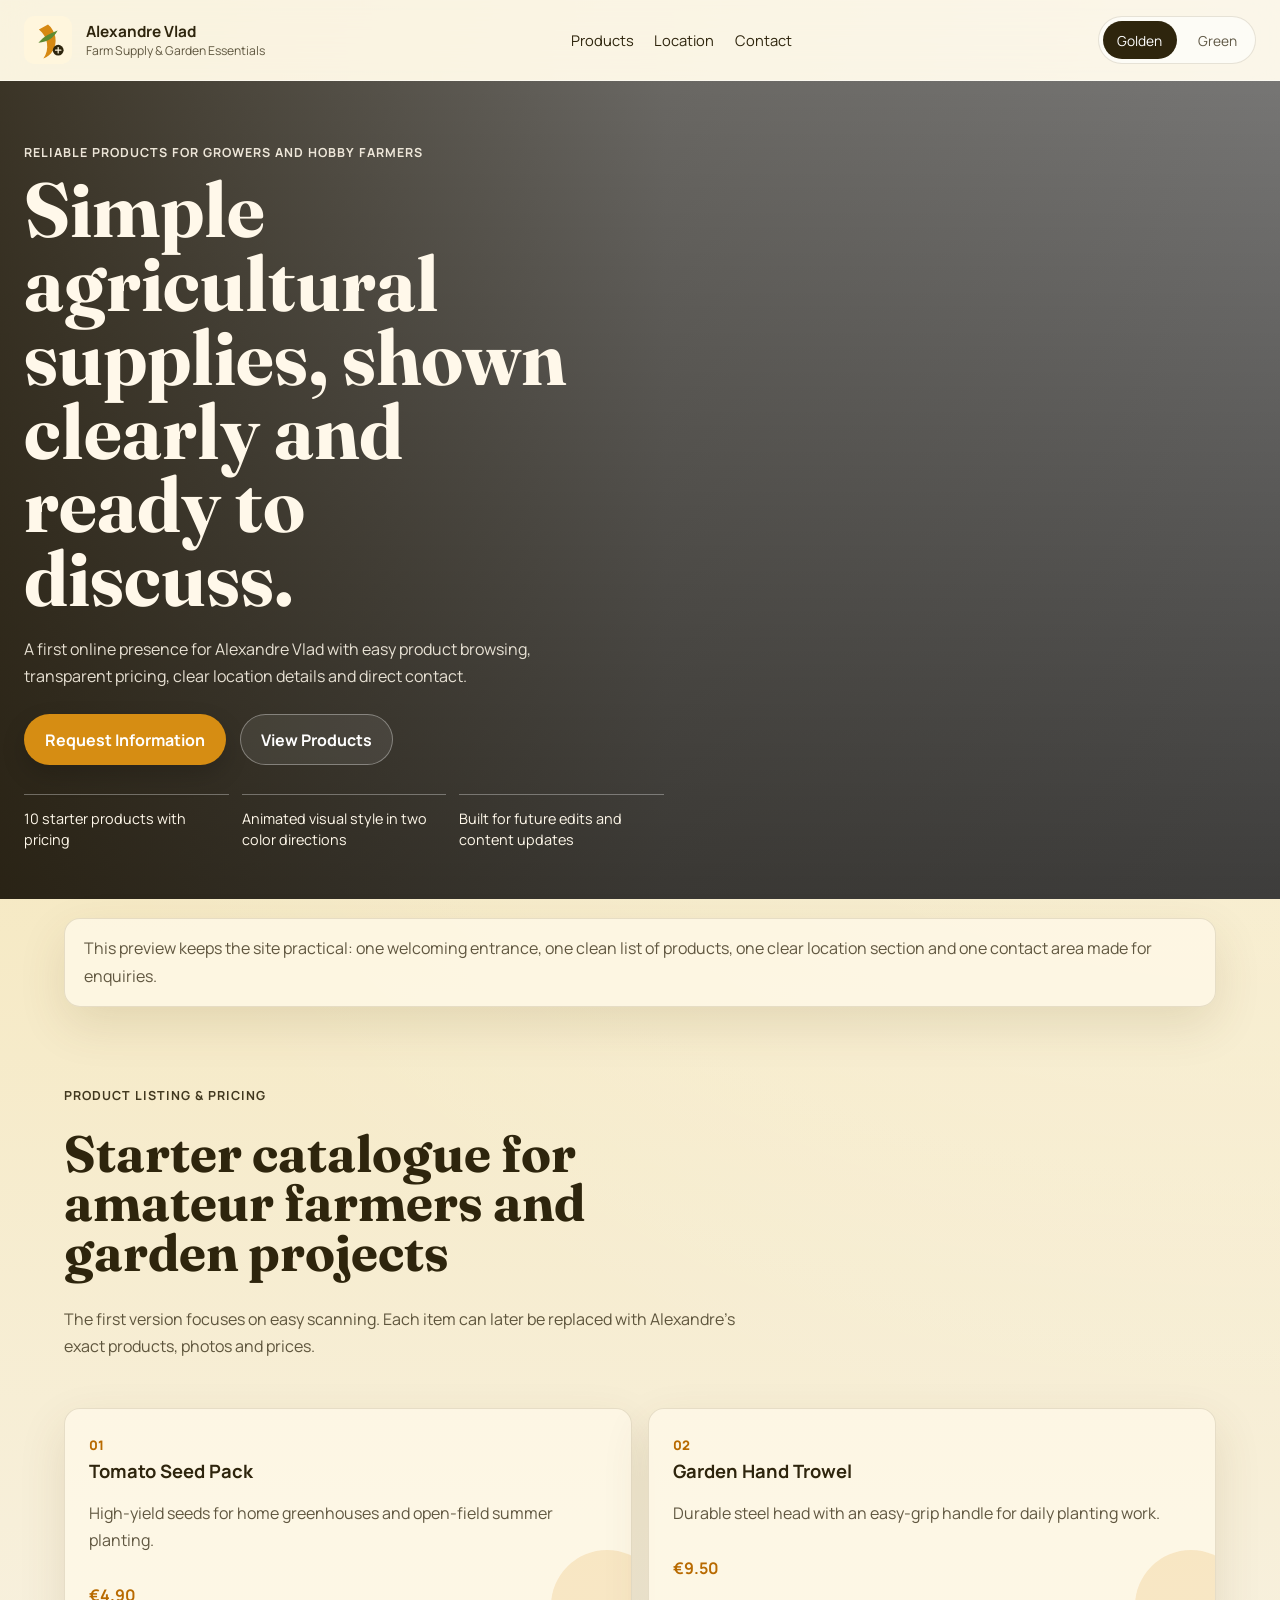
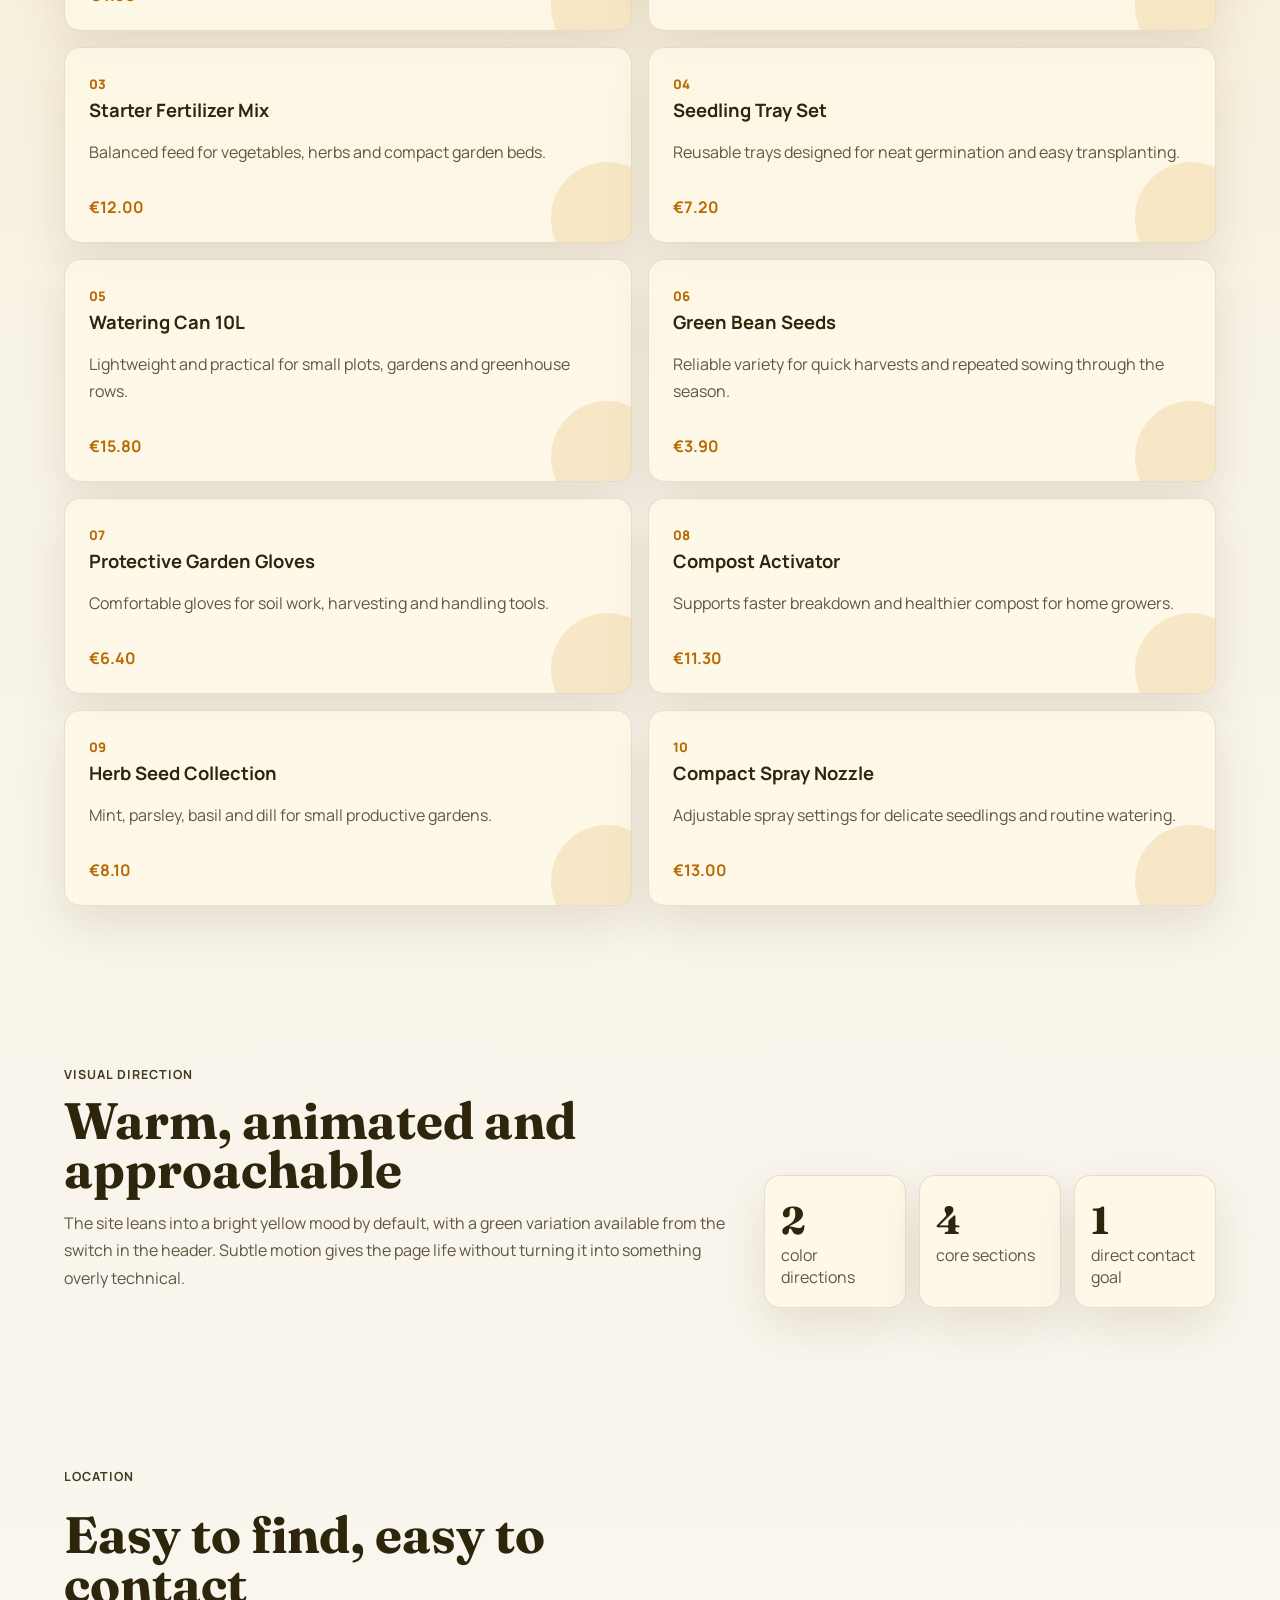
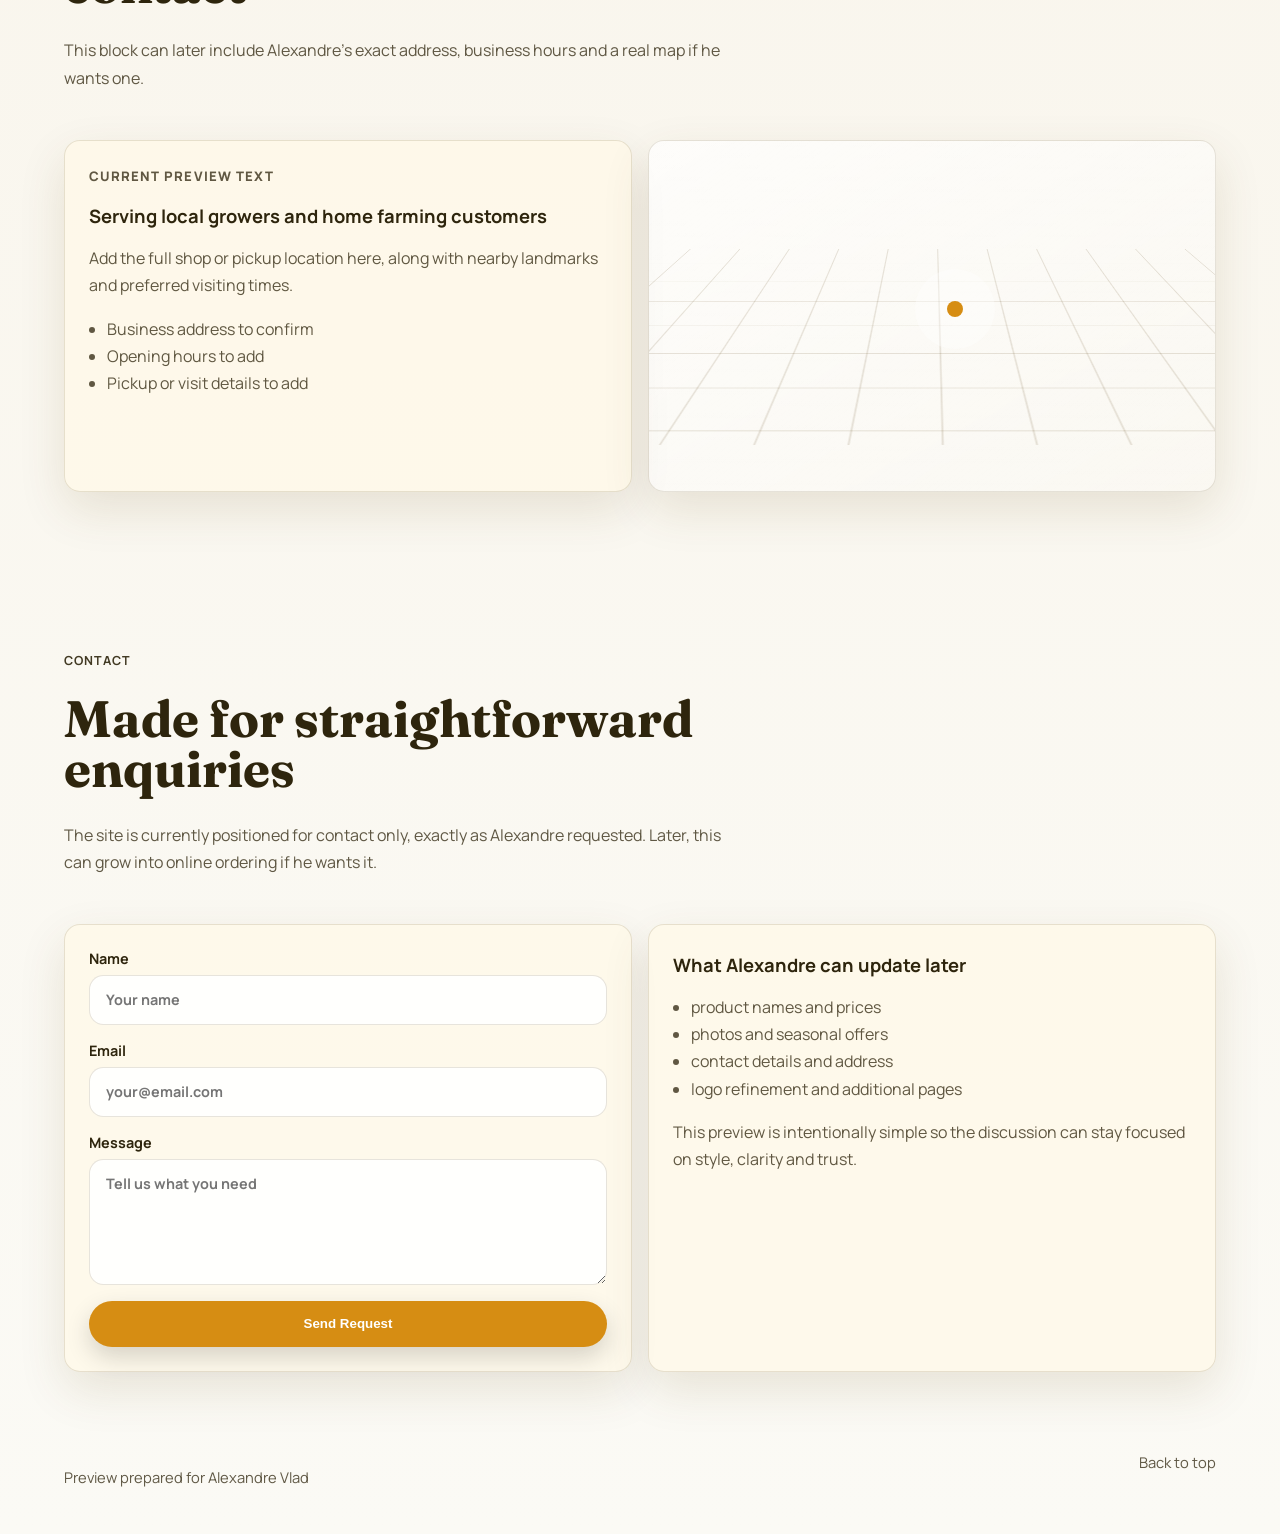
<file: alexandre-vlad/index.html>
<!DOCTYPE html>
<html lang="en">
  <head>
    <meta charset="UTF-8" />
    <meta name="viewport" content="width=device-width, initial-scale=1.0" />
    <title>Alexandre Vlad | Farm Supply & Garden Products</title>
    <meta
      name="description"
      content="Agricultural products and practical garden items for amateur farmers, with clear pricing and direct contact."
    />
    <link rel="icon" href="./assets/logo-mark.svg" type="image/svg+xml" />
    <link rel="preconnect" href="https://fonts.googleapis.com" />
    <link rel="preconnect" href="https://fonts.gstatic.com" crossorigin />
    <link
      href="https://fonts.googleapis.com/css2?family=Manrope:wght@400;500;600;700;800&family=Fraunces:wght@500;600;700&display=swap"
      rel="stylesheet"
    />
    <link rel="stylesheet" href="./styles.css" />
  </head>
  <body data-theme="yellow">
    <header class="site-header">
      <a class="brand" href="#top" aria-label="Alexandre Vlad home">
        <img src="./assets/logo-mark.svg" alt="" />
        <span>
          <strong>Alexandre Vlad</strong>
          <small>Farm Supply & Garden Essentials</small>
        </span>
      </a>

      <nav class="main-nav" aria-label="Main navigation">
        <a href="#products">Products</a>
        <a href="#location">Location</a>
        <a href="#contact">Contact</a>
      </nav>

      <div class="theme-switch" aria-label="Choose a visual direction">
        <button class="theme-option is-active" data-theme-choice="yellow" type="button">
          Golden
        </button>
        <button class="theme-option" data-theme-choice="green" type="button">
          Green
        </button>
      </div>
    </header>

    <main id="top">
      <section class="hero">
        <div class="hero-media">
          <img
            src="[data-uri]"
            alt="Fresh vegetables, seeds and garden tools displayed on a rural market stand."
          />
        </div>
        <div class="hero-overlay"></div>
        <div class="hero-content">
          <p class="eyebrow">Reliable products for growers and hobby farmers</p>
          <h1>Simple agricultural supplies, shown clearly and ready to discuss.</h1>
          <p class="hero-copy">
            A first online presence for Alexandre Vlad with easy product browsing, transparent
            pricing, clear location details and direct contact.
          </p>
          <div class="hero-actions">
            <a class="button primary" href="#contact">Request Information</a>
            <a class="button secondary" href="#products">View Products</a>
          </div>
          <ul class="hero-points" aria-label="Highlights">
            <li>10 starter products with pricing</li>
            <li>Animated visual style in two color directions</li>
            <li>Built for future edits and content updates</li>
          </ul>
        </div>
      </section>

      <section class="intro-band">
        <p>
          This preview keeps the site practical: one welcoming entrance, one clean list of products,
          one clear location section and one contact area made for enquiries.
        </p>
      </section>

      <section class="section section-products" id="products">
        <div class="section-heading">
          <p class="eyebrow">Product Listing & Pricing</p>
          <h2>Starter catalogue for amateur farmers and garden projects</h2>
          <p>
            The first version focuses on easy scanning. Each item can later be replaced with
            Alexandre's exact products, photos and prices.
          </p>
        </div>

        <div class="product-grid">
          <article class="product-card">
            <span class="product-index">01</span>
            <h3>Tomato Seed Pack</h3>
            <p>High-yield seeds for home greenhouses and open-field summer planting.</p>
            <strong>€4.90</strong>
          </article>
          <article class="product-card">
            <span class="product-index">02</span>
            <h3>Garden Hand Trowel</h3>
            <p>Durable steel head with an easy-grip handle for daily planting work.</p>
            <strong>€9.50</strong>
          </article>
          <article class="product-card">
            <span class="product-index">03</span>
            <h3>Starter Fertilizer Mix</h3>
            <p>Balanced feed for vegetables, herbs and compact garden beds.</p>
            <strong>€12.00</strong>
          </article>
          <article class="product-card">
            <span class="product-index">04</span>
            <h3>Seedling Tray Set</h3>
            <p>Reusable trays designed for neat germination and easy transplanting.</p>
            <strong>€7.20</strong>
          </article>
          <article class="product-card">
            <span class="product-index">05</span>
            <h3>Watering Can 10L</h3>
            <p>Lightweight and practical for small plots, gardens and greenhouse rows.</p>
            <strong>€15.80</strong>
          </article>
          <article class="product-card">
            <span class="product-index">06</span>
            <h3>Green Bean Seeds</h3>
            <p>Reliable variety for quick harvests and repeated sowing through the season.</p>
            <strong>€3.90</strong>
          </article>
          <article class="product-card">
            <span class="product-index">07</span>
            <h3>Protective Garden Gloves</h3>
            <p>Comfortable gloves for soil work, harvesting and handling tools.</p>
            <strong>€6.40</strong>
          </article>
          <article class="product-card">
            <span class="product-index">08</span>
            <h3>Compost Activator</h3>
            <p>Supports faster breakdown and healthier compost for home growers.</p>
            <strong>€11.30</strong>
          </article>
          <article class="product-card">
            <span class="product-index">09</span>
            <h3>Herb Seed Collection</h3>
            <p>Mint, parsley, basil and dill for small productive gardens.</p>
            <strong>€8.10</strong>
          </article>
          <article class="product-card">
            <span class="product-index">10</span>
            <h3>Compact Spray Nozzle</h3>
            <p>Adjustable spray settings for delicate seedlings and routine watering.</p>
            <strong>€13.00</strong>
          </article>
        </div>
      </section>

      <section class="section story-strip">
        <div class="story-copy">
          <p class="eyebrow">Visual Direction</p>
          <h2>Warm, animated and approachable</h2>
          <p>
            The site leans into a bright yellow mood by default, with a green variation available
            from the switch in the header. Subtle motion gives the page life without turning it into
            something overly technical.
          </p>
        </div>
        <div class="story-metrics" aria-label="Project highlights">
          <div>
            <strong>2</strong>
            <span>color directions</span>
          </div>
          <div>
            <strong>4</strong>
            <span>core sections</span>
          </div>
          <div>
            <strong>1</strong>
            <span>direct contact goal</span>
          </div>
        </div>
      </section>

      <section class="section location-section" id="location">
        <div class="section-heading">
          <p class="eyebrow">Location</p>
          <h2>Easy to find, easy to contact</h2>
          <p>
            This block can later include Alexandre's exact address, business hours and a real map if
            he wants one.
          </p>
        </div>

        <div class="location-layout">
          <div class="location-panel">
            <p class="location-label">Current preview text</p>
            <h3>Serving local growers and home farming customers</h3>
            <p>
              Add the full shop or pickup location here, along with nearby landmarks and preferred
              visiting times.
            </p>
            <ul>
              <li>Business address to confirm</li>
              <li>Opening hours to add</li>
              <li>Pickup or visit details to add</li>
            </ul>
          </div>
          <div class="map-panel" aria-hidden="true">
            <div class="map-grid"></div>
            <div class="map-pin">
              <span></span>
            </div>
          </div>
        </div>
      </section>

      <section class="section contact-section" id="contact">
        <div class="section-heading">
          <p class="eyebrow">Contact</p>
          <h2>Made for straightforward enquiries</h2>
          <p>
            The site is currently positioned for contact only, exactly as Alexandre requested.
            Later, this can grow into online ordering if he wants it.
          </p>
        </div>

        <div class="contact-layout">
          <form class="contact-form">
            <label>
              Name
              <input type="text" name="name" placeholder="Your name" />
            </label>
            <label>
              Email
              <input type="email" name="email" placeholder="your@email.com" />
            </label>
            <label>
              Message
              <textarea name="message" rows="5" placeholder="Tell us what you need"></textarea>
            </label>
            <button class="button primary" type="button">Send Request</button>
          </form>

          <aside class="contact-details">
            <h3>What Alexandre can update later</h3>
            <ul>
              <li>product names and prices</li>
              <li>photos and seasonal offers</li>
              <li>contact details and address</li>
              <li>logo refinement and additional pages</li>
            </ul>
            <p class="contact-note">
              This preview is intentionally simple so the discussion can stay focused on style,
              clarity and trust.
            </p>
          </aside>
        </div>
      </section>
    </main>

    <footer class="site-footer">
      <p>Preview prepared for Alexandre Vlad</p>
      <a href="#top">Back to top</a>
    </footer>

    <script src="./script.js"></script>
  </body>
</html>
</file>
<file: alexandre-vlad/styles.css>
:root {
  --bg: #f4e2a8;
  --bg-soft: rgba(255, 248, 226, 0.86);
  --surface: rgba(255, 249, 232, 0.78);
  --line: rgba(89, 63, 14, 0.14);
  --text: #2e250d;
  --muted: rgba(46, 37, 13, 0.76);
  --accent: #d68d13;
  --accent-strong: #b86a00;
  --accent-soft: rgba(214, 141, 19, 0.16);
  --shadow: 0 18px 48px rgba(92, 63, 8, 0.12);
}

body[data-theme="green"] {
  --bg: #dfe8c9;
  --bg-soft: rgba(244, 249, 235, 0.9);
  --surface: rgba(244, 250, 238, 0.76);
  --line: rgba(48, 81, 30, 0.14);
  --text: #20301b;
  --muted: rgba(32, 48, 27, 0.78);
  --accent: #5e8b32;
  --accent-strong: #3f6820;
  --accent-soft: rgba(94, 139, 50, 0.16);
  --shadow: 0 18px 48px rgba(42, 73, 24, 0.14);
}

* {
  box-sizing: border-box;
}

html {
  scroll-behavior: smooth;
}

body {
  margin: 0;
  font-family: "Manrope", "Trebuchet MS", sans-serif;
  color: var(--text);
  background:
    radial-gradient(circle at top right, rgba(255, 255, 255, 0.5), transparent 30%),
    linear-gradient(180deg, var(--bg) 0%, #f8f3e8 42%, #fbfaf5 100%);
  min-height: 100vh;
  overflow-x: hidden;
}

body::before {
  content: "";
  position: fixed;
  inset: 0;
  background-image:
    linear-gradient(rgba(255, 255, 255, 0.12) 1px, transparent 1px),
    linear-gradient(90deg, rgba(255, 255, 255, 0.12) 1px, transparent 1px);
  background-size: 72px 72px;
  opacity: 0.45;
  pointer-events: none;
  mask-image: linear-gradient(180deg, rgba(0, 0, 0, 0.7), transparent 85%);
}

img {
  display: block;
  max-width: 100%;
}

a {
  color: inherit;
  text-decoration: none;
}

.site-header,
.section,
.intro-band,
.site-footer {
  position: relative;
  z-index: 1;
}

.site-header {
  position: sticky;
  top: 0;
  display: flex;
  align-items: center;
  justify-content: space-between;
  gap: 1.5rem;
  padding: 1rem 1.5rem;
  backdrop-filter: blur(18px);
  background: rgba(251, 248, 241, 0.72);
  border-bottom: 1px solid rgba(255, 255, 255, 0.4);
}

.brand {
  display: inline-flex;
  align-items: center;
  gap: 0.85rem;
  min-width: 0;
}

.brand img {
  width: 3rem;
  height: 3rem;
  flex: 0 0 auto;
}

.brand span {
  display: flex;
  flex-direction: column;
  min-width: 0;
}

.brand strong {
  font-size: 0.96rem;
}

.brand small {
  color: var(--muted);
  font-size: 0.76rem;
}

.main-nav {
  display: flex;
  gap: 1.3rem;
  font-size: 0.92rem;
}

.main-nav a,
.theme-option,
.button {
  transition:
    color 180ms ease,
    background-color 180ms ease,
    transform 180ms ease,
    border-color 180ms ease,
    box-shadow 180ms ease;
}

.main-nav a:hover,
.main-nav a:focus-visible {
  color: var(--accent-strong);
}

.theme-switch {
  display: inline-flex;
  gap: 0.4rem;
  padding: 0.25rem;
  border-radius: 999px;
  background: rgba(255, 255, 255, 0.6);
  border: 1px solid var(--line);
}

.theme-option {
  border: 0;
  border-radius: 999px;
  padding: 0.6rem 0.9rem;
  background: transparent;
  color: var(--muted);
  font: inherit;
  font-size: 0.86rem;
  cursor: pointer;
}

.theme-option.is-active {
  background: var(--text);
  color: #fff;
}

.hero {
  position: relative;
  min-height: calc(100svh - 82px);
  display: flex;
  align-items: flex-end;
  overflow: clip;
}

.hero-media,
.hero-overlay {
  position: absolute;
  inset: 0;
}

.hero-media img {
  width: 100%;
  height: 100%;
  object-fit: cover;
  transform: scale(1.05);
  animation: slow-pan 22s ease-in-out infinite alternate;
}

.hero-overlay {
  background:
    linear-gradient(90deg, rgba(33, 24, 5, 0.72) 0%, rgba(33, 24, 5, 0.22) 52%, rgba(33, 24, 5, 0.08) 100%),
    linear-gradient(180deg, rgba(0, 0, 0, 0.02), rgba(0, 0, 0, 0.5));
}

.hero-content {
  position: relative;
  z-index: 1;
  width: min(40rem, calc(100% - 3rem));
  margin: 0 0 3rem 1.5rem;
  color: #fff8ea;
  animation: rise-in 800ms ease-out both;
}

.eyebrow {
  margin: 0 0 0.8rem;
  text-transform: uppercase;
  letter-spacing: 0.08em;
  font-size: 0.78rem;
  font-weight: 700;
  opacity: 0.9;
}

.hero h1,
.section h2 {
  margin: 0;
  font-family: "Fraunces", Georgia, serif;
  line-height: 0.96;
  letter-spacing: 0;
}

.hero h1 {
  max-width: 11ch;
  font-size: clamp(3rem, 6vw, 5.8rem);
}

.hero-copy {
  max-width: 36rem;
  margin: 1.25rem 0 0;
  font-size: 1rem;
  line-height: 1.7;
  color: rgba(255, 248, 234, 0.88);
}

.hero-actions {
  display: flex;
  flex-wrap: wrap;
  gap: 0.9rem;
  margin-top: 1.5rem;
}

.button {
  display: inline-flex;
  align-items: center;
  justify-content: center;
  min-height: 2.9rem;
  padding: 0.85rem 1.25rem;
  border-radius: 999px;
  border: 1px solid transparent;
  font-weight: 700;
  cursor: pointer;
}

.button.primary {
  background: var(--accent);
  color: white;
  box-shadow: 0 10px 24px rgba(0, 0, 0, 0.16);
}

.button.primary:hover,
.button.primary:focus-visible {
  transform: translateY(-1px);
  background: var(--accent-strong);
}

.button.secondary {
  border-color: rgba(255, 255, 255, 0.34);
  color: #fff;
  background: rgba(255, 255, 255, 0.08);
}

.button.secondary:hover,
.button.secondary:focus-visible {
  transform: translateY(-1px);
  background: rgba(255, 255, 255, 0.16);
}

.hero-points {
  display: grid;
  grid-template-columns: repeat(3, minmax(0, 1fr));
  gap: 0.8rem;
  margin: 1.8rem 0 0;
  padding: 0;
  list-style: none;
}

.hero-points li {
  padding-top: 0.9rem;
  border-top: 1px solid rgba(255, 255, 255, 0.32);
  font-size: 0.9rem;
  line-height: 1.45;
}

.intro-band {
  padding: 1.2rem 1.5rem 0;
}

.intro-band p {
  width: min(72rem, 100%);
  margin: 0 auto;
  padding: 1rem 1.2rem;
  border-radius: 1rem;
  background: var(--surface);
  border: 1px solid var(--line);
  box-shadow: var(--shadow);
  color: var(--muted);
  line-height: 1.7;
}

.section {
  width: min(72rem, calc(100% - 3rem));
  margin: 0 auto;
  padding: 5rem 0;
}

.section-heading {
  display: grid;
  gap: 0.8rem;
  max-width: 42rem;
  margin-bottom: 2rem;
}

.section h2 {
  font-size: clamp(2.2rem, 4vw, 3.8rem);
}

.section-heading p:last-child,
.story-copy p:last-child,
.location-panel p,
.contact-note,
.product-card p,
.contact-details li,
.location-panel li {
  color: var(--muted);
  line-height: 1.7;
}

.product-grid {
  display: grid;
  grid-template-columns: repeat(2, minmax(0, 1fr));
  gap: 1rem;
}

.product-card {
  position: relative;
  padding: 1.5rem;
  background: var(--surface);
  border: 1px solid var(--line);
  border-radius: 1rem;
  box-shadow: var(--shadow);
  overflow: hidden;
}

.product-card::after {
  content: "";
  position: absolute;
  inset: auto -2rem -2rem auto;
  width: 7rem;
  height: 7rem;
  border-radius: 50%;
  background: var(--accent-soft);
}

.product-card h3,
.location-panel h3,
.contact-details h3 {
  margin: 0.2rem 0 0.55rem;
  font-size: 1.15rem;
}

.product-card strong {
  position: relative;
  z-index: 1;
  display: inline-block;
  margin-top: 0.85rem;
  font-size: 1rem;
  color: var(--accent-strong);
}

.product-index {
  color: var(--accent-strong);
  font-size: 0.82rem;
  font-weight: 800;
}

.story-strip {
  display: grid;
  grid-template-columns: 1.2fr 0.8fr;
  gap: 1.4rem;
  align-items: end;
}

.story-metrics {
  display: grid;
  grid-template-columns: repeat(3, minmax(0, 1fr));
  gap: 0.8rem;
}

.story-metrics div {
  padding: 1.2rem 1rem;
  background: var(--surface);
  border-radius: 1rem;
  border: 1px solid var(--line);
  box-shadow: var(--shadow);
}

.story-metrics strong {
  display: block;
  font-family: "Fraunces", Georgia, serif;
  font-size: 2.4rem;
}

.story-metrics span {
  color: var(--muted);
}

.location-layout,
.contact-layout {
  display: grid;
  grid-template-columns: 1fr 1fr;
  gap: 1rem;
  align-items: stretch;
}

.location-panel,
.map-panel,
.contact-form,
.contact-details {
  padding: 1.5rem;
  background: var(--surface);
  border: 1px solid var(--line);
  border-radius: 1rem;
  box-shadow: var(--shadow);
}

.location-label {
  margin: 0 0 1rem;
  color: var(--accent-strong);
  font-size: 0.82rem;
  font-weight: 800;
  text-transform: uppercase;
  letter-spacing: 0.08em;
}

.location-panel ul,
.contact-details ul {
  margin: 1rem 0 0;
  padding-left: 1.1rem;
}

.map-panel {
  position: relative;
  min-height: 22rem;
  overflow: hidden;
  background:
    linear-gradient(145deg, rgba(255, 255, 255, 0.66), rgba(255, 255, 255, 0.16)),
    linear-gradient(180deg, rgba(255, 255, 255, 0.12), transparent);
}

.map-grid {
  position: absolute;
  inset: 0;
  background-image:
    linear-gradient(var(--line) 1px, transparent 1px),
    linear-gradient(90deg, var(--line) 1px, transparent 1px);
  background-size: 3rem 3rem;
  transform: perspective(700px) rotateX(68deg) scale(1.35);
  transform-origin: center center;
}

.map-pin {
  position: absolute;
  top: 48%;
  left: 54%;
  width: 5rem;
  height: 5rem;
  margin: -2.5rem 0 0 -2.5rem;
  border-radius: 50%;
  background: rgba(255, 255, 255, 0.35);
  display: grid;
  place-items: center;
}

.map-pin span {
  width: 1rem;
  height: 1rem;
  border-radius: 50%;
  background: var(--accent);
  box-shadow: 0 0 0 0 rgba(214, 141, 19, 0.42);
  animation: pulse 2.6s ease-out infinite;
}

.contact-form {
  display: grid;
  gap: 1rem;
}

.contact-form label {
  display: grid;
  gap: 0.45rem;
  font-size: 0.9rem;
  font-weight: 700;
}

.contact-form input,
.contact-form textarea {
  width: 100%;
  padding: 0.9rem 1rem;
  border: 1px solid var(--line);
  border-radius: 0.9rem;
  font: inherit;
  color: var(--text);
  background: rgba(255, 255, 255, 0.88);
}

.contact-form input:focus,
.contact-form textarea:focus {
  outline: 2px solid rgba(214, 141, 19, 0.24);
  border-color: rgba(214, 141, 19, 0.38);
}

.site-footer {
  width: min(72rem, calc(100% - 3rem));
  margin: 0 auto;
  padding: 0 0 2rem;
  display: flex;
  justify-content: space-between;
  gap: 1rem;
  color: var(--muted);
  font-size: 0.92rem;
}

.site-footer a:hover,
.site-footer a:focus-visible {
  color: var(--accent-strong);
}

@keyframes slow-pan {
  from {
    transform: scale(1.05) translate3d(0, 0, 0);
  }
  to {
    transform: scale(1.1) translate3d(-1.5%, -1%, 0);
  }
}

@keyframes rise-in {
  from {
    opacity: 0;
    transform: translateY(24px);
  }
  to {
    opacity: 1;
    transform: translateY(0);
  }
}

@keyframes pulse {
  0% {
    transform: scale(1);
    box-shadow: 0 0 0 0 rgba(214, 141, 19, 0.42);
  }
  70% {
    transform: scale(1.12);
    box-shadow: 0 0 0 20px rgba(214, 141, 19, 0);
  }
  100% {
    transform: scale(1);
    box-shadow: 0 0 0 0 rgba(214, 141, 19, 0);
  }
}

@media (max-width: 980px) {
  .site-header {
    flex-wrap: wrap;
  }

  .main-nav {
    order: 3;
    width: 100%;
    justify-content: space-between;
  }

  .hero-points,
  .product-grid,
  .story-strip,
  .story-metrics,
  .location-layout,
  .contact-layout {
    grid-template-columns: 1fr;
  }

  .hero {
    min-height: auto;
    padding-top: 4rem;
  }

  .hero-content {
    margin: 0 1.25rem 2rem;
  }
}

@media (max-width: 720px) {
  .site-header {
    padding: 0.9rem 1rem;
  }

  .brand {
    width: 100%;
  }

  .theme-switch {
    width: 100%;
    justify-content: space-between;
  }

  .theme-option {
    flex: 1 1 0;
  }

  .hero h1 {
    max-width: 9ch;
  }

  .section,
  .intro-band,
  .site-footer {
    width: calc(100% - 2rem);
  }

  .site-footer {
    flex-direction: column;
  }
}

@media (prefers-reduced-motion: reduce) {
  html {
    scroll-behavior: auto;
  }

  *,
  *::before,
  *::after {
    animation: none !important;
    transition: none !important;
  }
}
</file>
